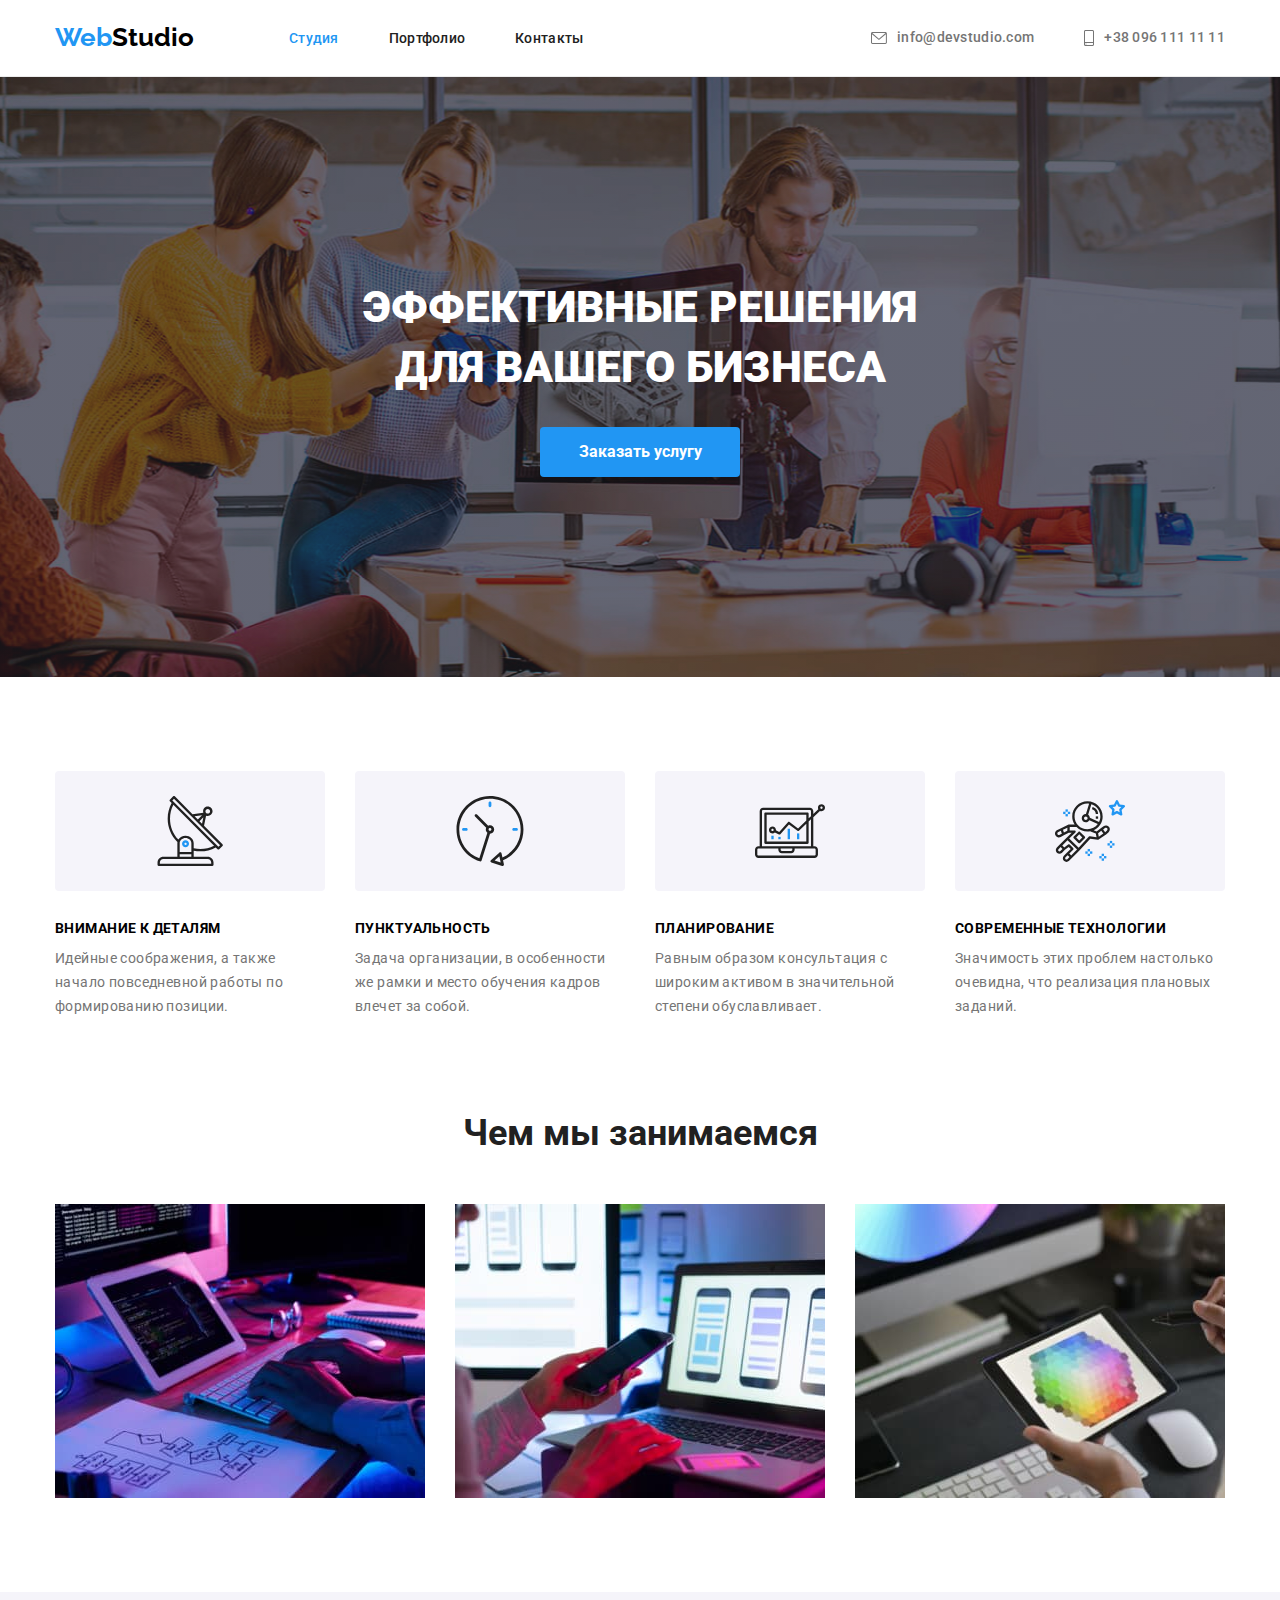
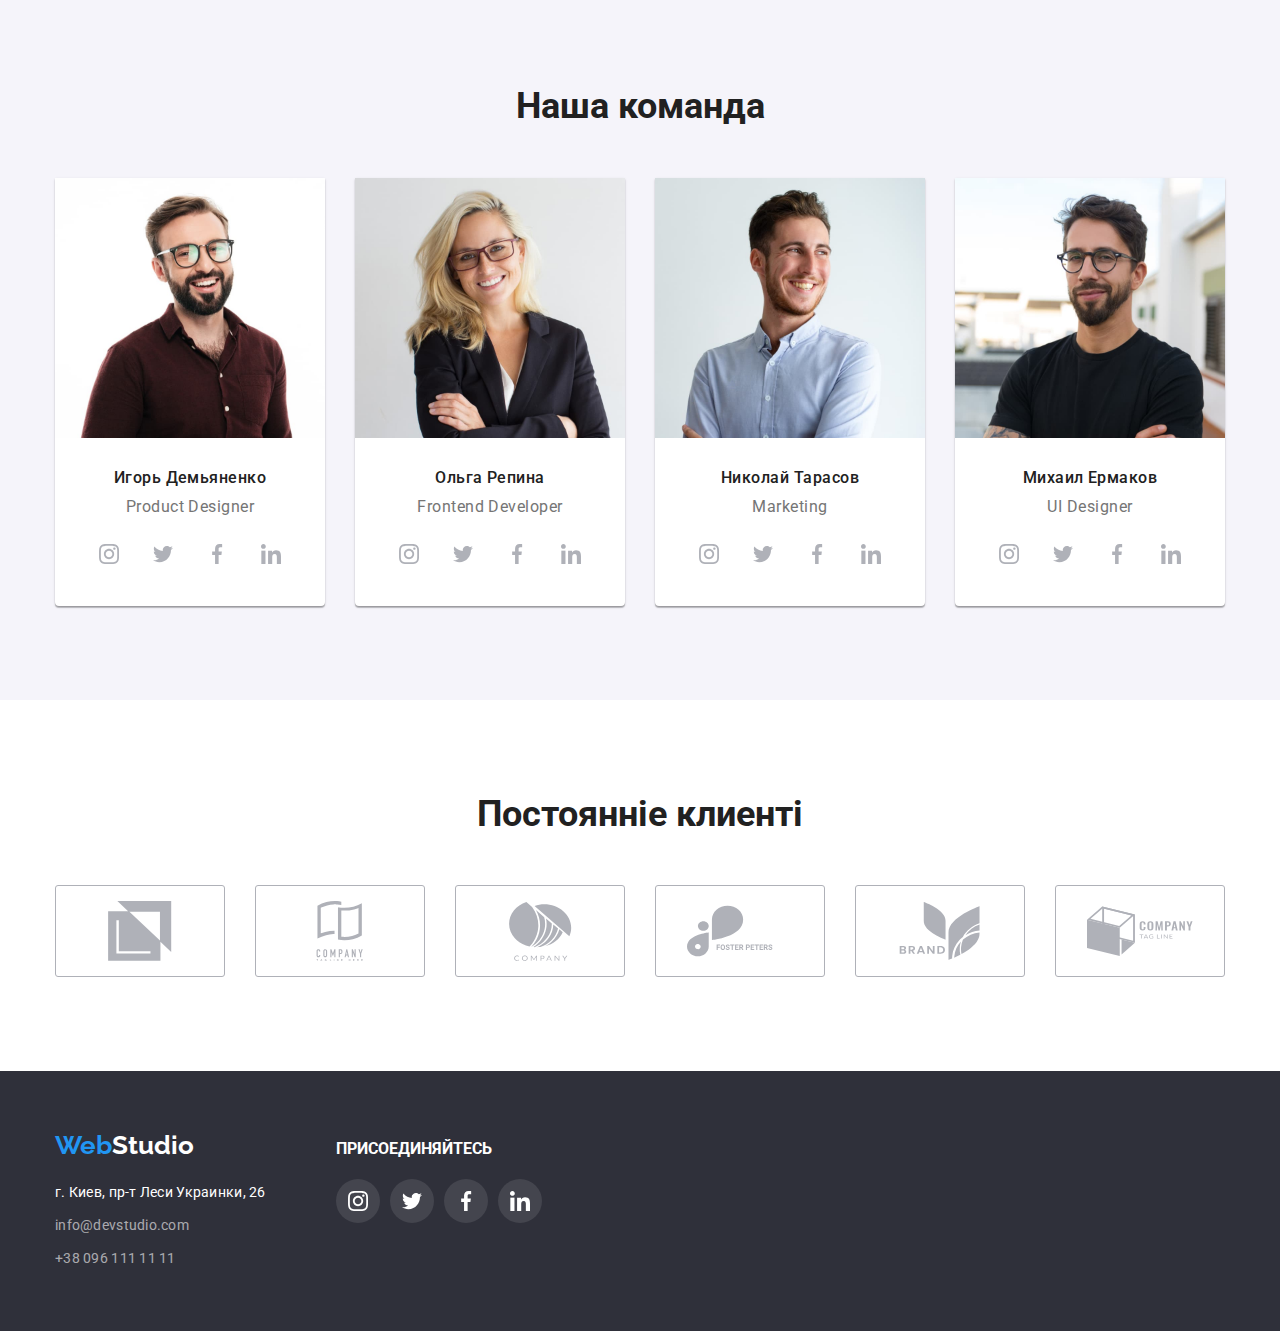
<file: index.html>
<!DOCTYPE html>
<html lang="en">
  <head>
    <meta charset="UTF-8" />
    <meta http-equiv="X-UA-Compatible" content="IE=edge" />
    <meta name="viewport" content="width=device-width, initial-scale=1.0" />
    <link rel="stylesheet"   href="https://cdnjs.cloudflare.com/ajax/libs/modern-normalize/1.0.0/modern-normalize.min.css"/>
    <link rel="preconnect" href="https://fonts.googleapis.com" />
    <link rel="preconnect" href="https://fonts.gstatic.com" crossorigin />
    <link
      href="https://fonts.googleapis.com/css2?family=Raleway:wght@700&family=Roboto:wght@400;500;700;900&display=swap"
      rel="stylesheet"
    />
    <link rel="stylesheet" href="./CSS/style.css" />

    <title>WebStudio</title>
  </head>
  <body>
    <!-- Шапка -->
    <header class="e-header">
      <div class="container header-container">
      <a href="#" class="logo"><span class="first">Web</span><span class="second">Studio</span></a
      >
      <nav class="nav">
        <ul class="list flex-list">
          <li class="headet-list-item"><a href="#" class="link current">Студия</a></li>
          <li class="headet-list-item"><a href="./portfolio.html" class="link">Портфолио</a></li>
          <li class="headet-list-item"><a href="#" class="link">Контакты</a></li>
        </ul>
      </nav>
      
        <ul class="list heder-contact-list">      
          <li class="heder-contact-item"><a href="mailto:info@devstudio.com" class="contact"> 
             <svg class="heder-contact-icon-mail">
            <use href="./images/icons.svg#icon-envelope"> </use>
          </svg> 
          info@devstudio.com</a></li>
          <li class="heder-contact-item"><a href="tel:+380961111111" class="contact">
            <svg class="heder-contact-icon-tel">
            <use href="./images/icons.svg#icon-smartphone"> </use>
          </svg>
          +38 096 111 11 11</a></li>
        </ul>
      
     
    </header>

    <main>
      <!-- Эффективные решения для вашего бизнеса -->
      <section class="herro">
        <div class="container">
        <h1 class="herro-title">ЭФФЕКТИВНЫЕ РЕШЕНИЯ <br />ДЛЯ ВАШЕГО БИЗНЕСА</h1>
        <button class="herro-exp-button"> <span class="herro-button-txt">Заказать услугу</span> </button>
        </div>
      </section>
      <!-- Почему мы  n < -->
      <section class="section">
        <div class="container">
        <h2 class="section-title visually-hidden">ПОЧЕМУ МЫ</h2>
        <ul class="why-we-list">
          <li class="why-we-item">
         <div class="why-we-container-icon">
            <svg class="why-we-icon">
           <use href="./images/icons.svg#icon-antena"> </use>
            </svg>
            </div>
            <h3 class="section-we-item">ВНИМАНИЕ К ДЕТАЛЯМ</h3>
            <p class="section-we-description">
              Идейные соображения, а также начало повседневной работы по
              формированию позиции.
            </p>
          </li>
          <li class="why-we-item">
            <div class="why-we-container-icon">
            <svg class="why-we-icon">
           <use href="./images/icons.svg#icon-clock"> </use>
            </svg>
            </div>
            <h3 class="section-we-item ">ПУНКТУАЛЬНОСТЬ</h3>
            <p class="section-we-description">
              Задача организации, в особенности же рамки и место обучения кадров
              влечет за собой.
            </p>
          </li>
          <li class="why-we-item">
            <div class="why-we-container-icon">
            <svg class="why-we-icon">
           <use href="./images/icons.svg#icon-diagram"> </use>
            </svg>
            </div>
            <h3 class="section-we-item">ПЛАНИРОВАНИЕ</h3>
            <p class="section-we-description">
              Равным образом консультация с широким активом в значительной
              степени обуславливает.
            </p>
          </li>
          <li class="why-we-item">
            <div class="why-we-container-icon">
            <svg class="why-we-icon">
           <use href="./images/icons.svg#icon-astronaut"> </use>
            </svg>
            </div>
            <h3 class="section-we-item">СОВРЕМЕННЫЕ ТЕХНОЛОГИИ</h3>
            <p class="section-we-description">
              Значимость этих проблем настолько очевидна, что реализация
              плановых заданий.
            </p>
          </li>
        </ul>
        </div>
      </section>
      <!-- Чем мы занимаемся -->
      <section class="section work-section">
        <div class="container">
        <h2 class="section-title">Чем мы занимаемся</h2>
        <ul class=" our-work-list">
          <li class="our-work-item">
            <img
                src="./images/sec3_img1.jpg"
                alt="Фото услуги 1"
                
            />
          </li>
          <li class="our-work-item">
            <img
                src="./images/sec3_img2.jpg"
                alt="Фото услуги 2"          
            />
          </li>
          <li class="our-work-item">
            <img
                src="./images/sec3_img3.jpg"
                alt="Фото услуги 3"              
            />
          </li>
        </ul>
        </div>
      </section>

      <!-- Наша команда -->
      <section class="section comand ">
        <div class="container">
        <h2 class="section-title">Наша команда</h2>
        <ul class="list our-comand-list flex-list">
          <li class="our-comand-item">
            <img
              src="./images/oc_img1.jpg"
              alt="Фото Игорь Демьяненко"
              
            />
            <div class="comand-item-txt">
            <h3 class="comand-user-item">Игорь Демьяненко</h3>
            <p class="comand-user-description">Product Designer</p>
             <ul class="comand-social-block">
                  
                  <li class="comand-sosial-item" >
                  <a class="comand-sosial-box" href="#">
                  <svg class="sosial-icon">
                  <use href="./images/icons.svg#icon-instagram"> </use>
                  </svg></a>               
                  </li>                 
                  
                   
                  <li class="comand-sosial-item">
                  <a class="comand-sosial-box" href="#"><svg class="sosial-icon">
                  <use href="./images/icons.svg#icon-twitter"> </use>
                  </svg></a>
                  </li>
                  
                  
                  <li class="comand-sosial-item"> 
                  <a class="comand-sosial-box" href="#"><svg class="sosial-icon">
                  <use href="./images/icons.svg#icon-facebook"> </use>
                  </svg></a>
                  </li>
                  
                  
                  <li class="comand-sosial-item">
                    <a class="comand-sosial-box" href="#"><svg class="sosial-icon">
                  <use href="./images/icons.svg#icon-linkedin"> </use>
                  </svg></a>
                  </li>  
                  
                                          
                </ul>            
            </div>
          </li>
          <li class="our-comand-item">
            <img
              src="./images/oc_img2.jpg"
              alt="Фото Ольга Репина"
             
            />
            <div class="comand-item-txt">
            <h3 class="comand-user-item">Ольга Репина</h3>
            <p class="comand-user-description">Frontend Developer</p>
             <ul class="comand-social-block">
                  
                  <li class="comand-sosial-item" >
                  <a class="comand-sosial-box" href="#">
                  <svg class="sosial-icon">
                  <use href="./images/icons.svg#icon-instagram"> </use>
                  </svg></a>               
                  </li>                 
                  
                   
                  <li class="comand-sosial-item">
                  <a class="comand-sosial-box" href="#"><svg class="sosial-icon">
                  <use href="./images/icons.svg#icon-twitter"> </use>
                  </svg></a>
                  </li>
                  
                  
                  <li class="comand-sosial-item"> 
                  <a class="comand-sosial-box" href="#"><svg class="sosial-icon">
                  <use href="./images/icons.svg#icon-facebook"> </use>
                  </svg></a>
                  </li>
                  
                  
                  <li class="comand-sosial-item">
                    <a class="comand-sosial-box" href="#"><svg class="sosial-icon">
                  <use href="./images/icons.svg#icon-linkedin"> </use>
                  </svg></a>
                  </li>  
                  
                                          
                </ul>  
            </div>
           
          </li>
          <li class="our-comand-item">
            <img
              src="./images/oc_img3-2.jpg"
              alt="Фото Николай Тарасов"             
            />
            <div class="comand-item-txt">
            <h3 class="comand-user-item">Николай Тарасов</h3>
            <p class="comand-user-description">Marketing</p>
              <ul class="comand-social-block">
                  
                  <li class="comand-sosial-item" >
                  <a class="comand-sosial-box" href="#">
                  <svg class="sosial-icon">
                  <use href="./images/icons.svg#icon-instagram"> </use>
                  </svg></a>               
                  </li>                 
                  
                   
                  <li class="comand-sosial-item">
                  <a class="comand-sosial-box" href="#"><svg class="sosial-icon">
                  <use href="./images/icons.svg#icon-twitter"> </use>
                  </svg></a>
                  </li>
                  
                  
                  <li class="comand-sosial-item"> 
                  <a class="comand-sosial-box" href="#"><svg class="sosial-icon">
                  <use href="./images/icons.svg#icon-facebook"> </use>
                  </svg></a>
                  </li>
                  
                  
                  <li class="comand-sosial-item">
                    <a class="comand-sosial-box" href="#"><svg class="sosial-icon">
                  <use href="./images/icons.svg#icon-linkedin"> </use>
                  </svg></a>
                  </li>  
                  
                                          
                </ul>  
            </div>
          </li>
          <li class="our-comand-item">
            <img
              src="./images/oc_img4.jpg"
              alt="Фото Михаил Ермаков"
             
            />
            <div class="comand-item-txt">
            <h3 class="comand-user-item">Михаил Ермаков</h3>
            <p class="comand-user-description">UI Designer</p>
             <ul class="comand-social-block">
                  
                  <li class="comand-sosial-item" >
                  <a class="comand-sosial-box" href="#">
                  <svg class="sosial-icon">
                  <use href="./images/icons.svg#icon-instagram"> </use>
                  </svg></a>               
                  </li>                 
                  
                   
                  <li class="comand-sosial-item">
                  <a class="comand-sosial-box" href="#"><svg class="sosial-icon">
                  <use href="./images/icons.svg#icon-twitter"> </use>
                  </svg></a>
                  </li>
                  
                  
                  <li class="comand-sosial-item"> 
                  <a class="comand-sosial-box" href="#"><svg class="sosial-icon">
                  <use href="./images/icons.svg#icon-facebook"> </use>
                  </svg></a>
                  </li>
                  
                  
                  <li class="comand-sosial-item">
                    <a class="comand-sosial-box" href="#"><svg class="sosial-icon">
                  <use href="./images/icons.svg#icon-linkedin"> </use>
                  </svg></a>
                  </li>  
                  
                                          
                </ul>  
          </div>
          </li>
        </ul>
        </div>
      </section>

       <!-- Постоянніе клиенты -->
      <section class="section client-section">
        <div class="container">
          <h2 class="section-title">Постоянніе клиенті</h2>
          <ul class=" our-client-list">
          <li class="our-client-item"><a href="#" class="client-link">
            
                  <svg class="client-icon">
                    <use href="./images/icons.svg#icon-company-0"> </use>
                  </svg>
           </a>
          </li>
         <li class="our-client-item"><a href="#" class="client-link">
            
                  <svg class="client-icon">
                    <use href="./images/icons.svg#icon-company-1"> </use>
                  </svg>
            </a>
          </li>
          <li class="our-client-item"><a href="#" class="client-link">
            
                  <svg class="client-icon">
                    <use href="./images/icons.svg#icon-company-2"> </use>
                  </svg>
            </a>
          </li>
          <li class="our-client-item"><a href="#" class="client-link">
            
                  <svg class="client-icon">
                    <use href="./images/icons.svg#icon-company-3"> </use>
                  </svg>
            </a>
          </li>
          <li class="our-client-item"><a href="#" class="client-link">
            
                  <svg class="client-icon">
                    <use href="./images/icons.svg#icon-company-4"> </use>
                  </svg>
            </a>
          </li>
          <li class="our-client-item"><a href="#" class="client-link">
            
                  <svg class="client-icon">
                    <use href="./images/icons.svg#icon-company-5"> </use>
                  </svg>
            </a>
          </li>
        </ul>
        </div>
      </section>
    </main>
    <!-- Подвал -->
    <footer class="footer ">
      <div class="container ">
        <ul class=" list footer-container">
          <li class="footer-container-item">
              <a href="#" class="logo"><span class="first">Web</span><span class="second">Studio</span></a>
              <div class="footer-contact">
              <ul class="footer-list">
                  <li class="footer-item"><address class="address contact"><a href="mailto:info@devstudio.com">г. Киев, пр-т Леси Украинки, 26</a></address></li>
                  <li class="footer-item"><a href="mailto:info@devstudio.com" class="contact">info@devstudio.com</a></li>
                  <li class="footer-item">
                    <a href="tel:+380961111111" class="contact">
                      +38 096 111 11 11</a></li>
                       </ul> 
                  </li> 
           <li class="footer-container-item">
              <h3 class="footer-we ">ПРИСОЕДИНЯЙТЕСЬ</h3>
                
                  
                <ul class="footer-social-list">
                  <li class="footer-sosial-item">
                  <a class="footer-sosial-box" href="#">
                  
                        <svg class="footer-sosial-icon">
                        <use href="./images/icons.svg#icon-instagram"> </use>
                        </svg>              
                   </a>
                  </li>
                    <li class="footer-sosial-item">
                  <a class="footer-sosial-box" href="#">
                  
                  <svg class="footer-sosial-icon">
                  <use href="./images/icons.svg#icon-twitter"> </use>
                  </svg>              
                  
                  </a>
                  </li>
                   <li class="footer-sosial-item">
                  <a class="footer-sosial-box" href="#">
                  
                  <svg class="footer-sosial-icon">
                  <use href="./images/icons.svg#icon-facebook"> </use>
                  </svg>              
                  
                  </a>
                  </li>
                   <li class="footer-sosial-item">
                  <a class="footer-sosial-box" href="#">
                  
                  <svg class="footer-sosial-icon">
                  <use href="./images/icons.svg#icon-linkedin"> </use>
                  </svg>              
                  </a>
                  </li> 
                </ul>
            </li>
            
               
    
     
       </ul>
      </div>
   
      </div>
    </footer>
  </body>
</html>
</file>
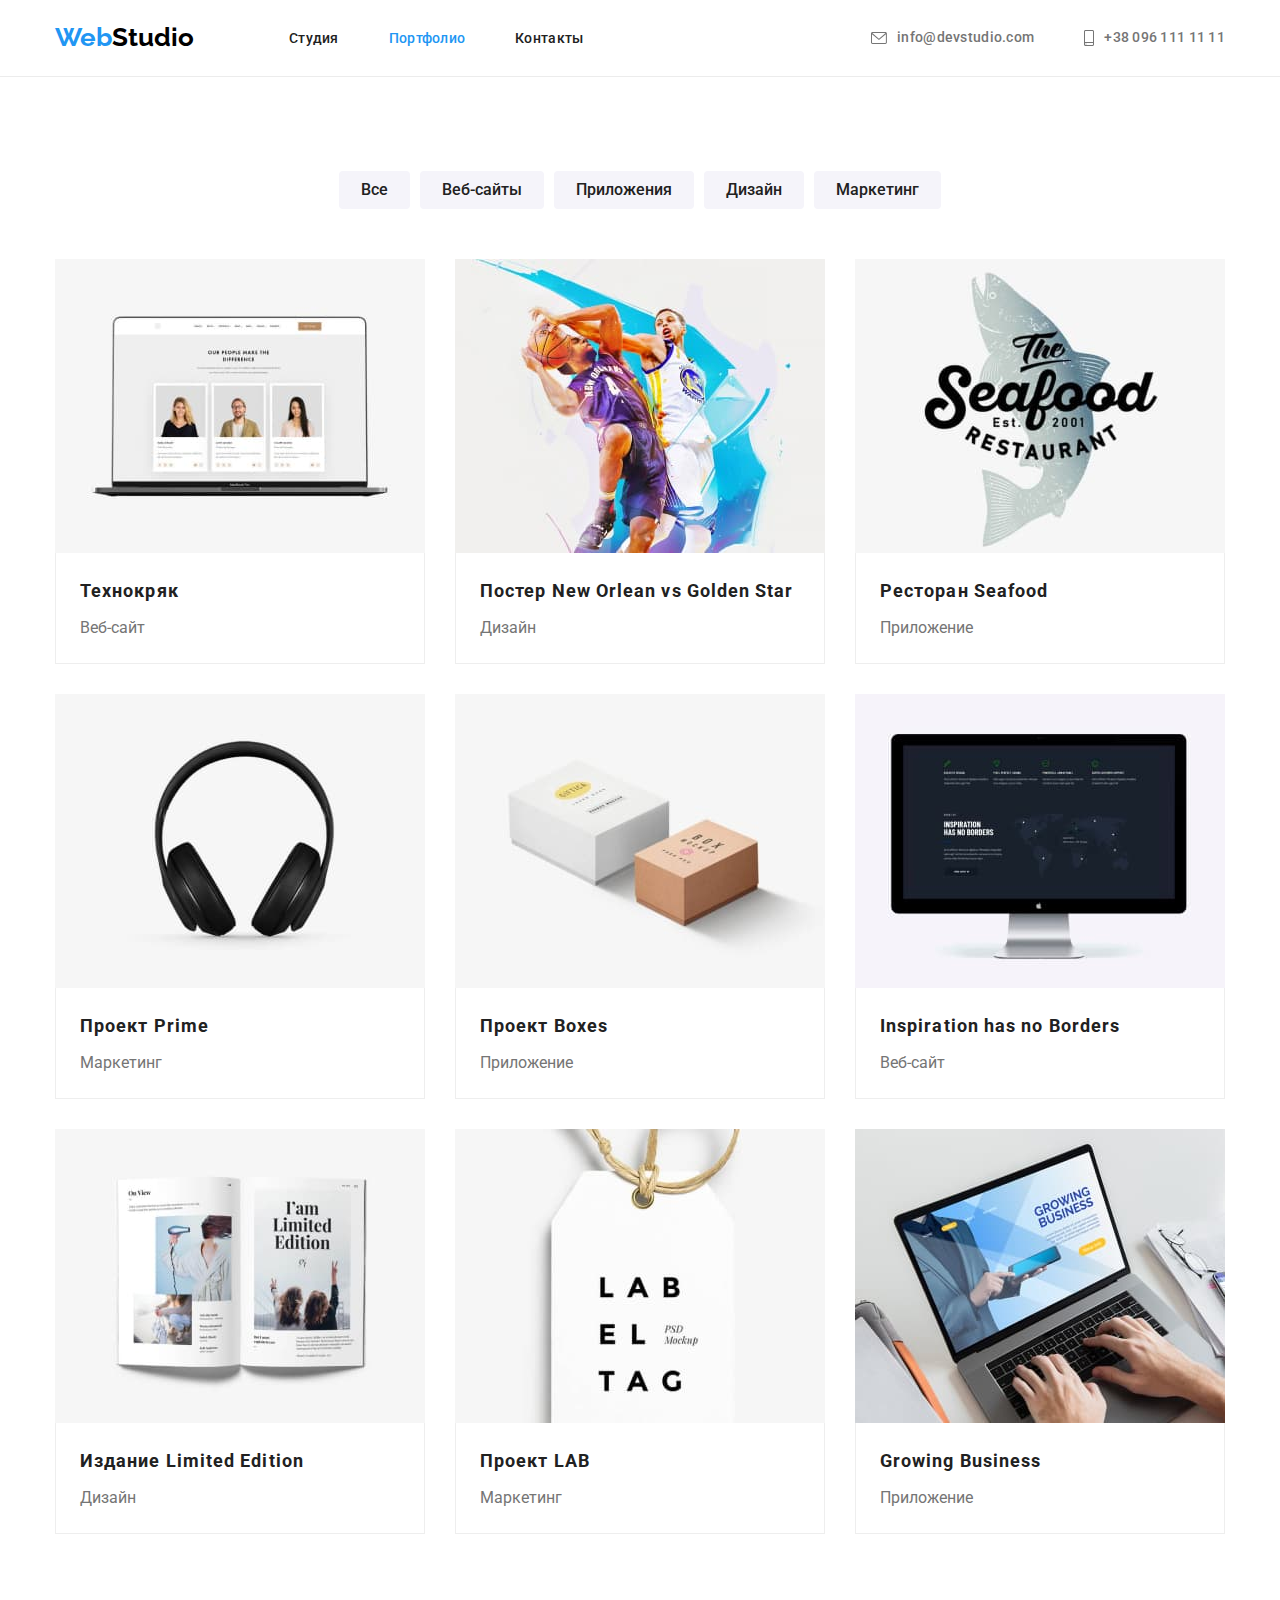
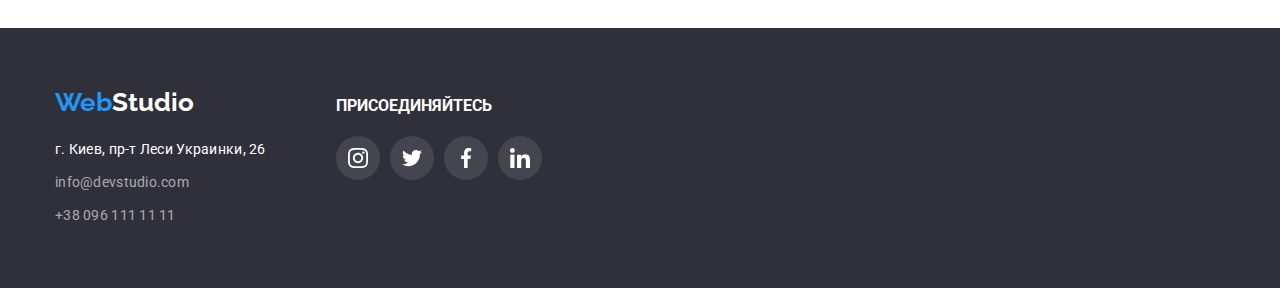
<file: portfolio.html>
<!DOCTYPE html>
<html lang="en">
  <head>
    <meta charset="UTF-8" />
    <meta http-equiv="X-UA-Compatible" content="IE=edge" />
    <meta name="viewport" content="width=device-width, initial-scale=1.0" />
    <link rel="preconnect" href="https://fonts.googleapis.com" />
    <link rel="preconnect" href="https://fonts.gstatic.com" crossorigin />
    <link
      rel="stylesheet"
      href="https://cdnjs.cloudflare.com/ajax/libs/modern-normalize/1.0.0/modern-normalize.min.css"
    />
    <link
      href="https://fonts.googleapis.com/css2?family=Raleway:wght@700&family=Roboto:wght@400;500;700;900&display=swap"
      rel="stylesheet"
    />
    <link rel="stylesheet" href="./CSS/style.css" />

    <title>Portfolio</title>
  </head>
  <body>
    <!-- Шапка -->
    <header class="e-header">
      <div class="container header-container">
      <a href="#" class="logo"><span class="first">Web</span><span class="second">Studio</span></a
      >
      <nav class="nav">
        <ul class="list flex-list">
          <li class="headet-list-item"><a href="./index.html" class="link">Студия</a></li>
          <li class="headet-list-item"><a href="#" class="link current">Портфолио</a></li>
          <li class="headet-list-item"><a href="#" class="link">Контакты</a></li>
        </ul>
      </nav>
      
        <ul class="list heder-contact-list">      
          <li class="heder-contact-item"><a href="mailto:info@devstudio.com" class="contact"> 
             <svg class="heder-contact-icon-mail">
            <use href="./images/icons.svg#icon-envelope"> </use>
          </svg> 
          info@devstudio.com</a></li>
          <li class="heder-contact-item"><a href="tel:+380961111111" class="contact">
            <svg class="heder-contact-icon-tel">
            <use href="./images/icons.svg#icon-smartphone"> </use>
          </svg>
          +38 096 111 11 11</a></li>
        </ul>
      
     
    </header>
   

    <main>
      <section class="section  ">
       
        <div class="container">
          <h1 class="visually-hidden">фильтр</h1>
          <ul class="list portfolio-filter">
            <li class="portfolio-filter-item">
              <button class="portfolio-exp-button">
                <span class="exp-butt-txt">Все</span>
              </button>
            </li>
            <li class="portfolio-filter-item">
              <button class="portfolio-exp-button">
                <span class="exp-butt-txt">Веб-сайты</span>
              </button>
            </li>
            <li class="portfolio-filter-item">
              <button class="portfolio-exp-button">
                <span class="exp-butt-txt">Приложения</span>
              </button>
            </li>
            <li class="portfolio-filter-item">
              <button class="portfolio-exp-button">
                <span class="exp-butt-txt">Дизайн</span>
              </button>
            </li>
            <li class="portfolio-filter-item">
              <button class="portfolio-exp-button">
                <span class="exp-butt-txt">Маркетинг</span>
              </button>
            </li>
          </ul>         
          <ul class="portfolio-list">
          <li class="portfolio-exemple-item ">
          <a href="#" class="portfolio-link">
            <img src="./images/pf-1.jpg" alt="Пример работ Технокряк" />
            <div class="portfolio-exemple-txt">
              <h3 class="portfolio-item">Технокряк</h3>
              <p class="portfolio-description">Веб-сайт</p>
            </div>
          </a>
          </li>
          <li class="portfolio-exemple-item">
          <a href="#" class="portfolio-link">            
            <img src="./images/pf-2.jpg" alt="Пример работ Постер New Orlean vs Golden Star" />
            <div class="portfolio-exemple-txt">
              <h3 class="portfolio-item">Постер New Orlean vs Golden Star</h3>
              <p class="portfolio-description">Дизайн</p>
            </div>
          </a>
          </li>
          <li class="portfolio-exemple-item">
            <a href="#" class="portfolio-link">
            <img src="./images/pf-3.jpg" alt="Пример работ Ресторан Seafood" />
            <div class="portfolio-exemple-txt">
              <h3 class="portfolio-item">Ресторан Seafood</h3>
              <p class="portfolio-description">Приложение</p>
            </div>
            </a>
          </li>
          <li class="portfolio-exemple-item">
            <a href="#" class="portfolio-link">
            <img src="./images/pf-4.jpg" alt="Пример работ Проект Prime" />
            <div class="portfolio-exemple-txt">
              <h3 class="portfolio-item">Проект Prime</h3>
              <p class="portfolio-description">Маркетинг</p>
            </div>
            </a>
          </li>
          <li class="portfolio-exemple-item">
            <a href="#" class="portfolio-link">
            <img src="./images/pf-5.jpg" alt="Пример работ Проект Boxes" />
            <div class="portfolio-exemple-txt">
              <h3 class="portfolio-item">Проект Boxes</h3>
              <p class="portfolio-description">Приложение</p>
            </div>
            </a>
        </li>
          <li class="portfolio-exemple-item">
            <a href="#" class="portfolio-link">
            <img src="./images/pf-6.jpg" alt="Пример работ Inspiration has no Borders"
            />
            <div class="portfolio-exemple-txt">
              <h3 class="portfolio-item">Inspiration has no Borders</h3>
              <p class="portfolio-description">Веб-сайт</p>
            </div>
            </a>
          </li>
          <li class="portfolio-exemple-item">
            <a href="#" class="portfolio-link">
            <img
              src="./images/pf-7.jpg"
              alt="Пример работ Издание Limited Edition"
            />
            <div class="portfolio-exemple-txt">
              <h3 class="portfolio-item">Издание Limited Edition</h3>
              <p class="portfolio-description">Дизайн</p>
            </div>
            </a>
          </li>
          <li class="portfolio-exemple-item">
            <a href="#" class="portfolio-link">
            <img src="./images/pf-8.jpg" alt="Пример работ Проект LAB" />
            <div class="portfolio-exemple-txt">
              <h3 class="portfolio-item">Проект LAB</h3>
              <p class="portfolio-description">Маркетинг</p>
            </div>
            </a>
          </li>
          <li class="portfolio-exemple-item">
            <a href="#" class="portfolio-link">
               <img
              src="./images/pf-9.jpg"
              alt="Пример работ Growing Business"
            />
            <div class="portfolio-exemple-txt">
              <h3 class="portfolio-item">Growing Business</h3>
              <p class="portfolio-description">Приложение</p>
            </div>
            </a>
          </li>
        </ul>
          
        </div>
      </section>
    </main>
    <!-- Подвал -->
    <footer class="footer ">
      <div class="container ">
        <ul class=" list footer-container">
          <li class="footer-container-item">
              <a href="#" class="logo"><span class="first">Web</span><span class="second">Studio</span></a>
              <div class="footer-contact">
              <ul class="footer-list">
                  <li class="footer-item"><address class="address contact"><a href="mailto:info@devstudio.com">г. Киев, пр-т Леси Украинки, 26</a></address></li>
                  <li class="footer-item"><a href="mailto:info@devstudio.com" class="contact">info@devstudio.com</a></li>
                  <li class="footer-item">
                    <a href="tel:+380961111111" class="contact">
                      +38 096 111 11 11</a></li>
                       </ul> 
                  </li> 
           <li class="footer-container-item">
              <h3 class="footer-we ">ПРИСОЕДИНЯЙТЕСЬ</h3>
                
                  
                <ul class="footer-social-list">
                  <li class="footer-sosial-item">
                  <a class="footer-sosial-box" href="#">
                  
                        <svg class="footer-sosial-icon">
                        <use href="./images/icons.svg#icon-instagram"> </use>
                        </svg>              
                   </a>
                  </li>
                    <li class="footer-sosial-item">
                  <a class="footer-sosial-box" href="#">
                  
                  <svg class="footer-sosial-icon">
                  <use href="./images/icons.svg#icon-twitter"> </use>
                  </svg>              
                  
                  </a>
                  </li>
                   <li class="footer-sosial-item">
                  <a class="footer-sosial-box" href="#">
                  
                  <svg class="footer-sosial-icon">
                  <use href="./images/icons.svg#icon-facebook"> </use>
                  </svg>              
                  
                  </a>
                  </li>
                   <li class="footer-sosial-item">
                  <a class="footer-sosial-box" href="#">
                  
                  <svg class="footer-sosial-icon">
                  <use href="./images/icons.svg#icon-linkedin"> </use>
                  </svg>              
                  </a>
                  </li> 
                </ul>
            </li>
            
               
    
     
       </ul>
      </div>
   
      </div>
    </footer>
  </body>
</html>
</file>
<file: CSS/style.css>
:root {
  --theme-color: #2196f3;
  --bcg-main: #ffffff;
  --text-logo: #000000;
  --text-primary: #212121;
  --text-secondary: #757575;
  --text-secondary-liter: #ffffff;
  --text-secondary-lite-fill: rgba(255, 255, 255, 0.6);
  --social-color-primary: #afb1b8;

  --font-primary: "Roboto";
  --font-primary-rezerv: "sans-serif";
  --font-logo: "Raleway";
}
body {
  background-color: var(--bcg-main);
  font-family: var(--font-primary), var(--font-primary-rezerv);
}
a {
  text-decoration: none;
}
ul {
  list-style: none;
  padding: 0px;
  margin: 0;
}
h1,
h2,
h3,
p {
  margin: 0 0 0 0;
}
img {
  width: 100%;
  display: block;
  height: auto;
}
button {
  display: block;
  padding: 0;
}
.off {
  position: absolute;
  top: -9999px;
  left: -9999px;
  visibility: hidden;
  /* float: left; */
  /* display: none; */
}
.visually-hidden {
  position: absolute;
  clip: rect(0 0 0 0);
  width: 1px;
  height: 1px;
  margin: -1px;
}
.logo {
  font-family: var(--font-logo);
  font-size: 26px;
  font-weight: 700;
  color: #2196f3;
  margin-right: 95px;
}

.logo .second {
  color: var(--text-logo);
}

.container {
  margin-left: auto;
  margin-right: auto;
  width: 1200px;
  padding: 0 15px;
  /* margin-left: 215px;
  margin-right: 215px; */
}
.header-container {
  display: flex;
  align-items: center;
  /* margin-top: 25px; */
}
.nav {
  display: flex;
  align-items: center;

  letter-spacing: 0.02em;
  line-height: 1.14;
  font-size: 14px;
  font-family: var(--font-primary);
  font-style: normal;
  font-weight: 500;
  font-size: 14px;
  line-height: 16px;
  letter-spacing: 0.02em;
  color: var(--text-primary);
}
.flex-list {
  display: flex;
}
.list {
  list-style: none;
}
.headet-list-item + .headet-list-item {
  margin-left: 50px;
}
.nav .link {
  padding: 30px 0;
  display: block;
  font-family: var(--font-primary);
  font-style: normal;
  font-weight: 500;
  font-size: 14px;
  line-height: 16px;
  letter-spacing: 0.02em;
  color: var(--text-primary);
}

.nav .current {
  color: var(--theme-color);
}
.nav .link:hover,
.nav .link:focus {
  color: var(--theme-color);
}
.e-header {
  border-bottom: 1px solid #ececec;
}

.e-header .contact + .contact {
  margin-left: 50px;
}
.contact {
  display: flex;
  align-items: center;
  letter-spacing: 0.02em;
  line-height: 1.14;
  font-size: 14px;
  font-weight: 500;
  color: var(--text-secondary);
}

.heder-contact-list {
  margin-left: auto;
  display: flex;
}
.heder-contact-item {
  /* justify-items: center;
  display: flex; */
}

.heder-contact-item:hover {
  fill: var(--theme-color);
}
.heder-contact-item:not(:first-child) {
  /* width: calc(100% / 2 - 30px); */
  margin-left: 50px;
  flex-wrap: wrap;
  /* width: 100px; */
}
.heder-contact-item::before:not(:first-child) {
}
.heder-contact-item::before:not(:last-child) {
}

.heder-contact-icon-mail {
  margin-right: 10px;
  width: 16px;
  height: 16px;
  fill: var(--text-secondary);
}
.heder-contact-icon-tel {
  margin-right: 10px;
  width: 10px;
  height: 16px;
  fill: var(--text-secondary);
}

.contact:hover,
.contact:focus {
  color: var(--theme-color);
  fill: var(--theme-color);
}

.contact:hover .heder-contact-icon-mail,
.contact:hover .heder-contact-icon-tel,
.contact:focus .heder-contact-icon-mail,
.contact:focus .heder-contact-icon-tel {
  fill: var(--theme-color);
}
/* .contact:focus .heder-contact-icon {
  
  fill: var(--theme-color);    
} */

.footer {
  background-color: #2f303a;
}
.footer .contact {
  font-size: 14px;
  font-family: Roboto;

  line-height: 1.71;
  font-weight: 400;
  color: var(--text-secondary-lite-fill);
}
.footer .contact:hover,
.contact:focus {
}
/* <!-- Эффективные решения для вашего бизнеса --> */
.herro {
  /* margin-top: 25px; */
  margin-left: auto;
  margin-right: auto;
  max-width: 1600px;
  padding: 200px 0;
  text-align: center;
  /* background-color: ; */
  background-image: linear-gradient(
      rgba(47, 48, 58, 0.4),
      rgba(47, 48, 58, 0.4)
    ),
    url("../images/herro-img.jpg");
  background-repeat: no-repeat;
  background-size: cover;
  background-position: center;
  color: var(--text-secondary-liter);
}
.herro-title {
  text-align: center;
  font-size: 44px;
  font-weight: 900;
  line-height: 60px;
}
.herro-conteiner {
  padding-top: 200px;
  padding-bottom: 200px;
}
.herro-exp-button {
  margin-left: auto;
  margin-right: auto;
  margin-top: 30px;

  background-color: var(--theme-color);

  width: 200px;
  height: 50px;
  border: 0;
  box-shadow: 0px 4px 4px rgba(0, 0, 0, 0.15);
  border-radius: 4px;
  cursor: pointer;
}
.herro-button-txt {
  color: var(--text-secondary-liter);
  font-size: 16px;
  font-weight: 700;
  font-family: var(--font-primary);
  line-height: 1.875;
  /* identical to box height, or 187% */
  align-items: center;
  text-align: center;
}

/* section-title */

.section {
  padding: 94px 0;
}
.section-title {
  color: var(--text-primary);
  font-size: 36px;
  text-align: center;
}
.section-item {
  color: var(--text-primary);
}
.section-description {
  margin-top: 10px;
  color: var(--text-secondary);
}
.allingcentr {
  text-align: center;
}

/*  ПОЧЕМУ МЫ */
.why-we {
}

.why-we-container {
  margin-top: 95px;

}

.why-we-list {
  display: flex;
  margin-left: -30px;
}
.why-we-item {
  width: calc(100% / 4 - 30px);
  margin-left: 30px;
  flex-wrap: wrap;
  /* width: 100px; */
}
.why-we-item + .why-we-item {
}
.why-we li {
  /* max-width: 270px; */
}
.why-we-container-icon {
  background-color: #f5f4fa;
  display: flex;
border-radius: 4px;
height: 120px;
align-items: center;
justify-content: center;
}
.why-we-icon {
  width: 70px;
  height: 70px;
  margin: 25px 100px;
  /* justify-content: center;
  object-fit:cover; */
}

.section-we-item {
  margin-top: 30px;
  color: var(--font-primary);
  line-height: 1.14;
  letter-spacing: 0.03em;
  font-size: 14px;
}
.section-we-description {
  margin-top: 10px;
  color: var(--text-secondary);
  line-height: 1.71;
  letter-spacing: 0.03em;
  font-size: 14px;
}

/* наша работа */
.work-section {
  padding-top: 0;
}
.our-work {
  margin-top: 95px;
}
.our-work-list {
  display: flex;
  margin-left: -30px;
  margin-top: 50px;
}
.our-work-item {
  width: calc(100% / 3 - 30px);
  margin-left: 30px;
  flex-wrap: wrap;
}

/* Наша команда */

.comand {
  /* margin-top: 95px; */
  background-color: #f5f4fa;
  /* padding-bottom: 95px; */
}

.our-comand {
  padding-top: 95px;
}
.our-comand-list {
  margin-top: 50px;
  display: flex;
  margin-left: -30px;
}
.our-comand-item {
  width: calc(100% / 3 - 30px);
  margin-left: 30px;
  flex-wrap: wrap;
}

.comand-user-item {
  color: var(--text-primary);
  text-align: center;
  line-height: 1.19;
  letter-spacing: 0.03em;
  font-size: 16px;
  font-weight: 500;
}

.comand-user-description {
  color: var(--text-secondary);
  margin-top: 10px;
  text-align: center;
  line-height: 1.19;
  letter-spacing: 0.03em;
  font-size: 16px;
}

.our-comand-item {
  background-color: var(--text-secondary-liter);
  box-shadow: 0px 1px 3px rgba(0, 0, 0, 0.12), 0px 1px 1px rgba(0, 0, 0, 0.14),
    0px 2px 1px rgba(0, 0, 0, 0.2);
  border-radius: 0px 0px 4px 4px;
}
.comand-item-txt {
  padding-top: 30px;
  padding-bottom: 30px;
}
.comand-social-block {
  margin-top: 16px;
  justify-content: center;
  display: flex;
}
.comand-sosial-box {
  display: flex;
  align-items: center;
  justify-content: center;
  width: 44px;
  height: 44px;
  background-color: transparent;
  border-radius: 50%;
}
.comand-sosial-box:hover,
.comand-sosial-box:focus {
  background-color: var(--theme-color);
}
.comand-sosial-item:not(:last-child) {
  margin-right: 10px;
}

.sosial-icon {
  height: 20px;
  width: 20px;

  fill: var(--social-color-primary);
}
.comand-sosial-box:hover .sosial-icon,
.comand-sosial-box:focus .sosial-icon {
  fill: var(--bcg-main);
}

/* наша клиенты */
.client-section {
}
.our-client {
  margin-top: 95px;
}
.our-client-list {
  display: flex;
  flex-wrap: wrap;
  margin-left: -30px;
  margin-top: 50px;
}
.our-client-item {
  width: calc(100% / 6 - 30px);
  margin-left: 30px;
  height: 92px;

}
.our-client-box {
  display: flex;

  height: 92px;
  border: solid 1px;
  border-color: var(--social-color-primary);
  border-radius: 3px;
}

.client-link{
  
  width: 100%;
  height: 100%;
  display: flex;
  align-items: center;
  justify-content: center;
  border: solid 1px;
  border-color: var(--social-color-primary);
  border-radius: 3px;
}
.client-link:hover,
.client-link:focus,
.our-client-box:hover,
.our-client-box:focus {
border-color: #2196f3;
}
.client-icon {
  
 width: 106px;
 height: 60px;
  
  fill: var(--social-color-primary);
}
.client-link:hover .client-icon,
.client-link:focus .client-icon,
.our-client-box:hover .client-icon,
.our-client-box:focus .client-icon {
  fill: #2196f3;
}

/* подвал */

.footer {
  padding-top: 60px;
  padding-bottom: 60px;
  /* font: inherit; */
  font-size: 14px;
  color: var(--text-secondary-liter);
}

.footer .logo .second {
  color: var(--text-secondary-liter);
}
.footer .address {
  font-style: normal;

  font-family: Roboto;
  line-height: 1.71;
  font-weight: 400;
}
.footer-contact {
  margin-top: 20px;
}
.footer .logo {
  margin-right: 0;
}
.footer-item:not(:last-child) {
  margin-bottom: 9px;
}
.footer-item a {
  color: var(--bcg-main);
}

.footer-container {
  display: flex;
  align-items: baseline;

}

.footer-container-item:not(:last-child) {
  margin-right: 70px;
  
}
.footer-container-item:last-child {
  
  
}
.footer-sosial-box {
  display: flex;
  align-items: center;
  justify-content: center;
  width: 44px;
  height: 44px;
  background-color: rgba(255, 255, 255, 0.1);
  border-radius: 50%;
}

.footer-sosial-item + .footer-sosial-item {
  margin-left: 10px;
}
.footer-sosial-box:hover,
.footer-sosial-box:focus {
  background-color: var(--theme-color);
}
.footer-social-block {
  margin-top: 16px;
  justify-content: center;
  display: flex;
}
.footer-social-list {
  margin-top: 20px;
  justify-content: center;
  display: flex;
}

.footer-sosial-icon {
  display: block;
  height: 20px;
  width: 20px;
  fill: var(--bcg-main);
}
.ewew {
  display: block;
}

/* Страница 2 */

.portfolio-item {
  color: var(--text-primary);
  letter-spacing: 0.06em;
  line-height: 2;
  font-size: 18px;
}
.portfolio-filter-item:not(:last-child) {
  margin-right: 10px;  
}
.portfolio-link{
  display: block;
}

.portfolio-link:hover,
.portfolio-link:focus {
  box-shadow: 0px 1px 1px rgba(0, 0, 0, 0.12), 0px 4px 4px rgba(0, 0, 0, 0.06),
    1px 4px 6px rgba(0, 0, 0, 0.16);
}

.portfolio-description {
  margin-top: 4px;
  color: var(--text-secondary);
  font-size: 16px;
  line-height: 1.875;
}

.portfolio-filter {
  display: flex;
  justify-content: center;
}
.portfolio-exp-button {
  /* margin-left: 10px; */
  background-color: #f5f4fa;
  font-family: Roboto;
  font-style: normal;
  font-weight: 500;
  font-size: 16px;
  line-height: 1.625;
  text-align: center;
  border-radius: 4px;
  border: 0;
}
.portfolio-exp-button:hover,
.portfolio-exp-button:focus {
  cursor: pointer;
  color: var(--text-secondary-liter);
  background-color: var(--theme-color);
  box-shadow: 0px 3px 1px rgba(0, 0, 0, 0.1), 0px 1px 2px rgba(0, 0, 0, 0.08), 0px 2px 2px rgba(0, 0, 0, 0.12);

}

.exp-butt-txt {
  display: inline-block;
  text-align: center;
  line-height: 1.625;
  height: 26;
  font-size: 16px;

  color: var(--text-primary);
  font-family: var(--font-primary);
  padding: 6px 22px;

}

.portfolio-exp-button:hover .exp-butt-txt,
.portfolio-exp-button:focus .exp-butt-txt
 {
  color: var(--text-secondary-liter);
  font-family: var(--font-primary);
  
}

.portfolio-list {
  box-sizing: border-box;
  display: flex;
  flex-wrap: wrap;
  /* justify-content: center; */
  margin-left: -30px;
  margin-bottom: -30px;
  margin-top: 50px;
}
.portfolio-exemple {
  display: block;
  box-sizing: border-box;
  padding-bottom: 95px;
}
.portfolio-exemple-item {
  box-sizing: border-box;
  /* width: 370px; */
  width: calc(100% / 3+30px);
  margin-left: 30px;
  margin-bottom: 30px;
  /* border: 1px solid #eeeeee; */
}

.portfolio-exemple-txt {
  border-bottom: solid 1px #eeeeee;
  border-left: solid 1px #eeeeee;
  border-right: solid 1px #eeeeee; 
  padding: 20px 24px;
}
</file>
